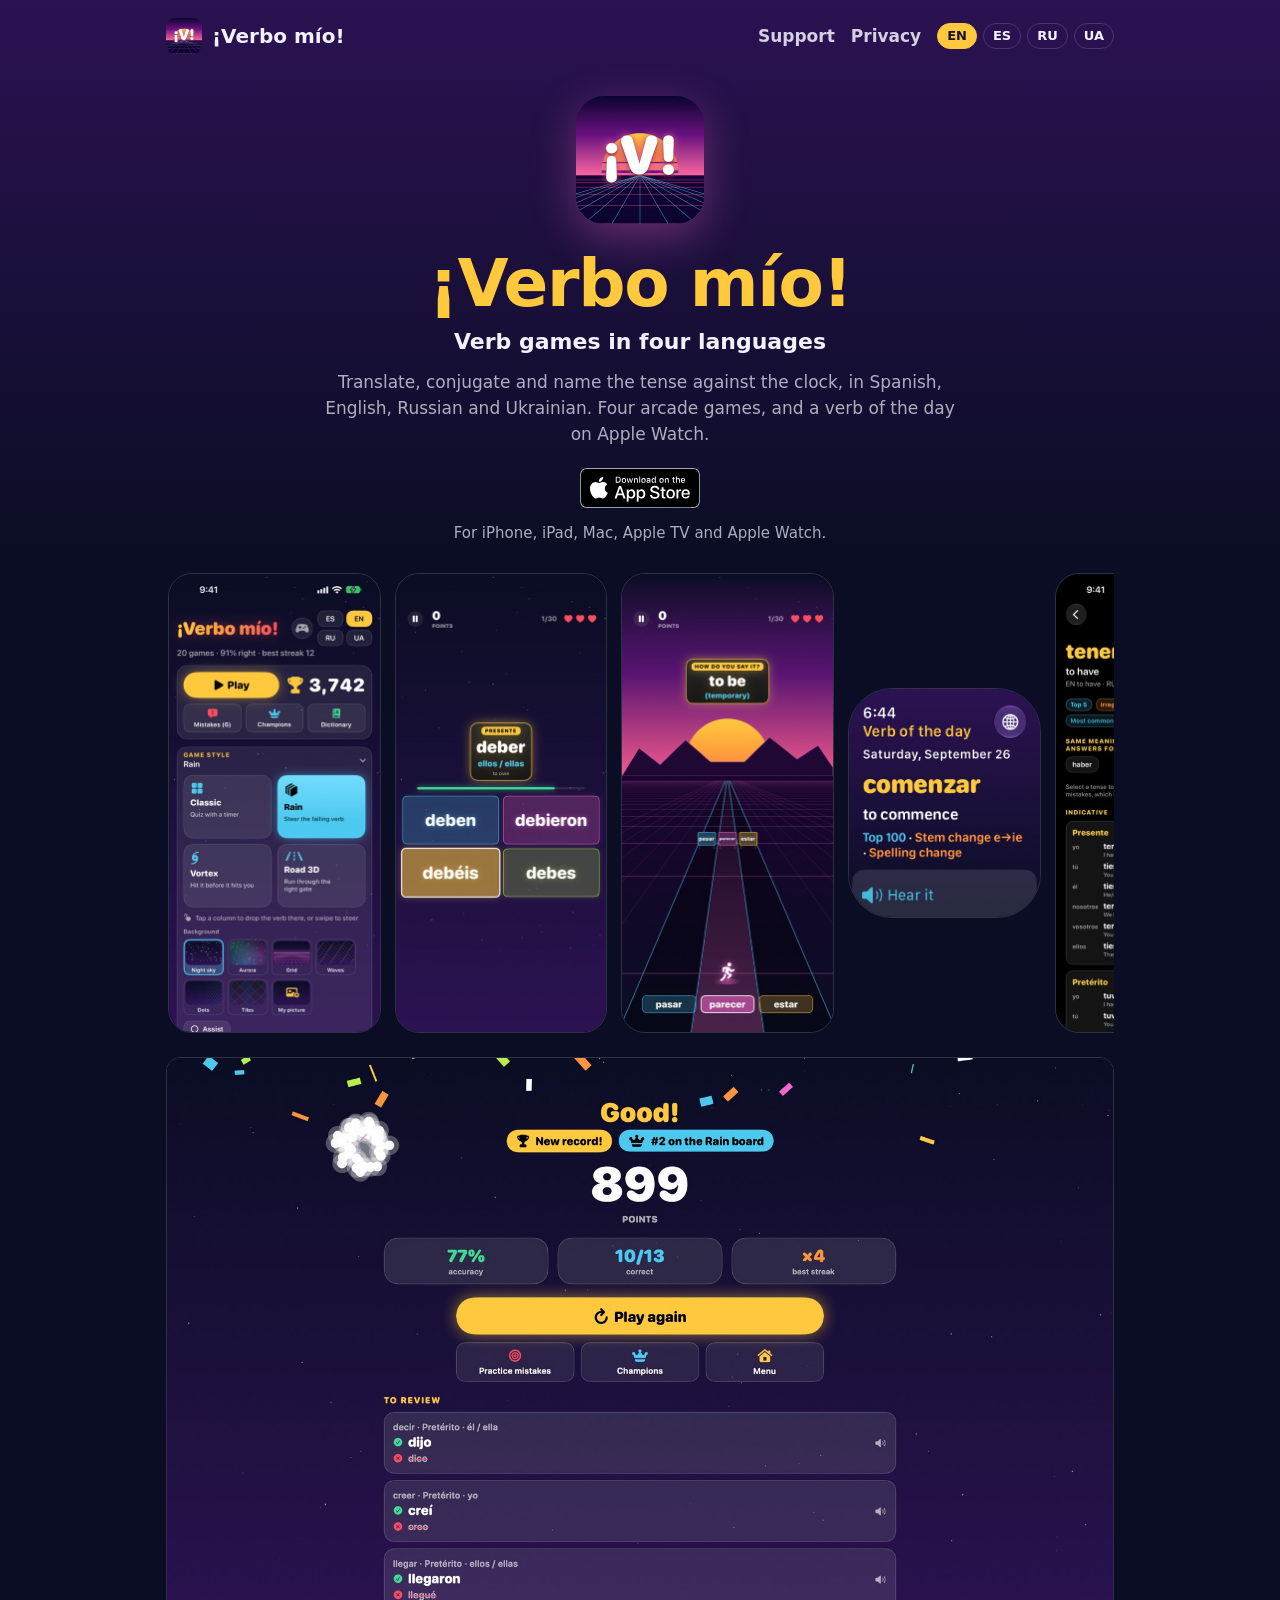
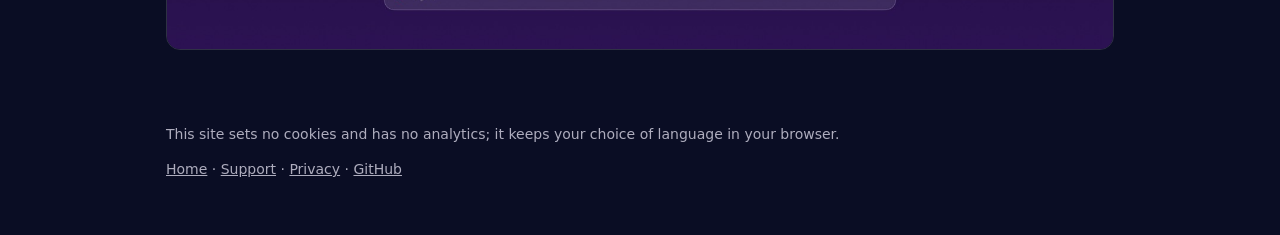
<file: index.html>
<!doctype html>
<html lang="en">
    <head>
        <meta charset="utf-8" />
        <meta name="viewport" content="width=device-width, initial-scale=1" />
        <title>¡Verbo mío! — Verb games in four languages</title>
        <meta
            name="description"
            content="Translate, conjugate and name the tense against the clock, in Spanish, English, Russian and Ukrainian. Four arcade games, and a verb of the day on Apple Watch."
        />
        <meta
            property="og:title"
            content="¡Verbo mío! — Verb games in four languages"
        />
        <meta
            property="og:description"
            content="Translate, conjugate and name the tense against the clock, in Spanish, English, Russian and Ukrainian. Four arcade games, and a verb of the day on Apple Watch."
        />
        <meta
            property="og:image"
            content="https://verbomio.app/assets/icon-256.png"
        />
        <meta name="theme-color" content="#2b1252" />
        <link rel="icon" href="assets/icon-64.png" />
        <link rel="apple-touch-icon" href="assets/icon-180.png" />
        <link rel="stylesheet" href="assets/site.css?v=25294abdeb" />
    </head>
    <body>
        <div class="wrap">
            <section
                class="lang"
                data-lang="en"
                lang="en"
                data-title="¡Verbo mío! — Verb games in four languages"
            >
                <header class="site">
                    <a class="brand" href="./"
                        ><img src="assets/icon-64.png" alt="" />¡Verbo mío!</a
                    >
                    <nav>
                        <a href="support/">Support</a
                        ><a href="privacy/">Privacy</a
                        ><span class="chips"
                            ><a href="?lang=en" data-lang="en" lang="en">EN</a
                            ><a href="?lang=es" data-lang="es" lang="es">ES</a
                            ><a href="?lang=ru" data-lang="ru" lang="ru">RU</a
                            ><a href="?lang=uk" data-lang="uk" lang="uk"
                                >UA</a
                            ></span
                        >
                    </nav>
                </header>
                <div class="hero">
                    <img class="icon" src="assets/icon-256.png" alt="" />
                    <h1>¡Verbo mío!</h1>
                    <p class="subtitle">Verb games in four languages</p>
                    <p class="promo">
                        Translate, conjugate and name the tense against the
                        clock, in Spanish, English, Russian and Ukrainian. Four
                        arcade games, and a verb of the day on Apple Watch.
                    </p>
                    <a
                        href="https://apps.apple.com/app/id6815445449"
                        class="store"
                        target="_blank"
                        rel="noopener noreferrer"
                        ><img
                            src="assets/badge-en.svg"
                            alt="Download on the App Store"
                            height="40"
                    /></a>
                    <p class="platforms">
                        For iPhone, iPad, Mac, Apple TV and Apple Watch.
                    </p>
                </div>
                <div class="shots" role="group" aria-label="Screenshots">
                    <img
                        src="assets/shots/en/01-home.jpg"
                        alt=""
                        loading="lazy"
                    /><img
                        src="assets/shots/en/02-classic.jpg"
                        alt=""
                        loading="lazy"
                    /><img
                        src="assets/shots/en/05-road.jpg"
                        alt=""
                        loading="lazy"
                    /><img
                        src="assets/shots/en/01-today.jpg"
                        alt=""
                        loading="lazy"
                        class="watch"
                    /><img
                        src="assets/shots/en/06-dictionary.jpg"
                        alt=""
                        loading="lazy"
                    />
                </div>
                <div class="wide">
                    <img
                        src="assets/shots/en/04-results.jpg"
                        alt=""
                        loading="lazy"
                    />
                </div>
                <footer class="site">
                    <p>
                        This site sets no cookies and has no analytics; it keeps
                        your choice of language in your browser.
                    </p>
                    <p>
                        <a href="./">Home</a> · <a href="support/">Support</a> ·
                        <a href="privacy/">Privacy</a> ·
                        <a href="https://github.com/kromych/verbomio">GitHub</a>
                    </p>
                </footer>
            </section>
            <section
                class="lang"
                data-lang="es"
                lang="es"
                data-title="¡Verbo mío! — Conjuga y traduce en 4 idiomas"
            >
                <header class="site">
                    <a class="brand" href="./"
                        ><img src="assets/icon-64.png" alt="" />¡Verbo mío!</a
                    >
                    <nav>
                        <a href="support/">Soporte</a
                        ><a href="privacy/">Privacidad</a
                        ><span class="chips"
                            ><a href="?lang=en" data-lang="en" lang="en">EN</a
                            ><a href="?lang=es" data-lang="es" lang="es">ES</a
                            ><a href="?lang=ru" data-lang="ru" lang="ru">RU</a
                            ><a href="?lang=uk" data-lang="uk" lang="uk"
                                >UA</a
                            ></span
                        >
                    </nav>
                </header>
                <div class="hero">
                    <img class="icon" src="assets/icon-256.png" alt="" />
                    <h1>¡Verbo mío!</h1>
                    <p class="subtitle">Conjuga y traduce en 4 idiomas</p>
                    <p class="promo">
                        Traduce, conjuga e identifica el tiempo contrarreloj en
                        español, inglés, ruso y ucraniano. Cuatro juegos arcade
                        y un verbo del día en el Apple Watch.
                    </p>
                    <a
                        href="https://apps.apple.com/app/id6815445449"
                        class="store"
                        target="_blank"
                        rel="noopener noreferrer"
                        ><img
                            src="assets/badge-es.svg"
                            alt="Consíguelo en el App Store"
                            height="40"
                    /></a>
                    <p class="platforms">
                        Para iPhone, iPad, Mac, Apple TV y Apple Watch.
                    </p>
                </div>
                <div
                    class="shots"
                    role="group"
                    aria-label="Capturas de pantalla"
                >
                    <img
                        src="assets/shots/es/01-home.jpg"
                        alt=""
                        loading="lazy"
                    /><img
                        src="assets/shots/es/02-classic.jpg"
                        alt=""
                        loading="lazy"
                    /><img
                        src="assets/shots/es/05-road.jpg"
                        alt=""
                        loading="lazy"
                    /><img
                        src="assets/shots/es/01-today.jpg"
                        alt=""
                        loading="lazy"
                        class="watch"
                    /><img
                        src="assets/shots/es/06-dictionary.jpg"
                        alt=""
                        loading="lazy"
                    />
                </div>
                <div class="wide">
                    <img
                        src="assets/shots/es/04-results.jpg"
                        alt=""
                        loading="lazy"
                    />
                </div>
                <footer class="site">
                    <p>
                        Este sitio no usa cookies ni analíticas; guarda en tu
                        navegador el idioma que elijas.
                    </p>
                    <p>
                        <a href="./">Inicio</a> ·
                        <a href="support/">Soporte</a> ·
                        <a href="privacy/">Privacidad</a> ·
                        <a href="https://github.com/kromych/verbomio">GitHub</a>
                    </p>
                </footer>
            </section>
            <section
                class="lang"
                data-lang="ru"
                lang="ru"
                data-title="¡Verbo mío! — Спряжение на четырёх языках"
            >
                <header class="site">
                    <a class="brand" href="./"
                        ><img src="assets/icon-64.png" alt="" />¡Verbo mío!</a
                    >
                    <nav>
                        <a href="support/">Поддержка</a
                        ><a href="privacy/">Конфиденциальность</a
                        ><span class="chips"
                            ><a href="?lang=en" data-lang="en" lang="en">EN</a
                            ><a href="?lang=es" data-lang="es" lang="es">ES</a
                            ><a href="?lang=ru" data-lang="ru" lang="ru">RU</a
                            ><a href="?lang=uk" data-lang="uk" lang="uk"
                                >UA</a
                            ></span
                        >
                    </nav>
                </header>
                <div class="hero">
                    <img class="icon" src="assets/icon-256.png" alt="" />
                    <h1>¡Verbo mío!</h1>
                    <p class="subtitle">Спряжение на четырёх языках</p>
                    <p class="promo">
                        Переводите, спрягайте и называйте время на скорость — на
                        испанском, английском, русском и украинском. Четыре
                        аркады и глагол дня на Apple Watch.
                    </p>
                    <a
                        href="https://apps.apple.com/app/id6815445449"
                        class="store"
                        target="_blank"
                        rel="noopener noreferrer"
                        ><img
                            src="assets/badge-ru.svg"
                            alt="Загрузите в App Store"
                            height="40"
                    /></a>
                    <p class="platforms">
                        Для iPhone, iPad, Mac, Apple TV и Apple Watch.
                    </p>
                </div>
                <div class="shots" role="group" aria-label="Снимки экрана">
                    <img
                        src="assets/shots/ru/01-home.jpg"
                        alt=""
                        loading="lazy"
                    /><img
                        src="assets/shots/ru/02-classic.jpg"
                        alt=""
                        loading="lazy"
                    /><img
                        src="assets/shots/ru/05-road.jpg"
                        alt=""
                        loading="lazy"
                    /><img
                        src="assets/shots/ru/01-today.jpg"
                        alt=""
                        loading="lazy"
                        class="watch"
                    /><img
                        src="assets/shots/ru/06-dictionary.jpg"
                        alt=""
                        loading="lazy"
                    />
                </div>
                <div class="wide">
                    <img
                        src="assets/shots/ru/04-results.jpg"
                        alt=""
                        loading="lazy"
                    />
                </div>
                <footer class="site">
                    <p>
                        Этот сайт не использует файлы cookie и аналитику;
                        выбранный язык хранится в вашем браузере.
                    </p>
                    <p>
                        <a href="./">Главная</a> ·
                        <a href="support/">Поддержка</a> ·
                        <a href="privacy/">Конфиденциальность</a> ·
                        <a href="https://github.com/kromych/verbomio">GitHub</a>
                    </p>
                </footer>
            </section>
            <section
                class="lang"
                data-lang="uk"
                lang="uk"
                data-title="¡Verbo mío! — Дієвідмінювання чотирма мовами"
            >
                <header class="site">
                    <a class="brand" href="./"
                        ><img src="assets/icon-64.png" alt="" />¡Verbo mío!</a
                    >
                    <nav>
                        <a href="support/">Підтримка</a
                        ><a href="privacy/">Конфіденційність</a
                        ><span class="chips"
                            ><a href="?lang=en" data-lang="en" lang="en">EN</a
                            ><a href="?lang=es" data-lang="es" lang="es">ES</a
                            ><a href="?lang=ru" data-lang="ru" lang="ru">RU</a
                            ><a href="?lang=uk" data-lang="uk" lang="uk"
                                >UA</a
                            ></span
                        >
                    </nav>
                </header>
                <div class="hero">
                    <img class="icon" src="assets/icon-256.png" alt="" />
                    <h1>¡Verbo mío!</h1>
                    <p class="subtitle">Дієвідмінювання чотирма мовами</p>
                    <p class="promo">
                        Перекладайте, дієвідмінюйте й називайте час на швидкість
                        — іспанською, англійською, російською та українською.
                        Чотири аркади й дієслово дня на Apple Watch.
                    </p>
                    <a
                        href="https://apps.apple.com/app/id6815445449"
                        class="store"
                        target="_blank"
                        rel="noopener noreferrer"
                        ><img
                            src="assets/badge-uk.svg"
                            alt="Завантажте з App Store"
                            height="40"
                    /></a>
                    <p class="platforms">
                        Для iPhone, iPad, Mac, Apple TV і Apple Watch.
                    </p>
                </div>
                <div class="shots" role="group" aria-label="Знімки екрана">
                    <img
                        src="assets/shots/uk/01-home.jpg"
                        alt=""
                        loading="lazy"
                    /><img
                        src="assets/shots/uk/02-classic.jpg"
                        alt=""
                        loading="lazy"
                    /><img
                        src="assets/shots/uk/05-road.jpg"
                        alt=""
                        loading="lazy"
                    /><img
                        src="assets/shots/uk/01-today.jpg"
                        alt=""
                        loading="lazy"
                        class="watch"
                    /><img
                        src="assets/shots/uk/06-dictionary.jpg"
                        alt=""
                        loading="lazy"
                    />
                </div>
                <div class="wide">
                    <img
                        src="assets/shots/uk/04-results.jpg"
                        alt=""
                        loading="lazy"
                    />
                </div>
                <footer class="site">
                    <p>
                        Цей сайт не використовує файли cookie та аналітику;
                        вибрана мова зберігається у вашому браузері.
                    </p>
                    <p>
                        <a href="./">Головна</a> ·
                        <a href="support/">Підтримка</a> ·
                        <a href="privacy/">Конфіденційність</a> ·
                        <a href="https://github.com/kromych/verbomio">GitHub</a>
                    </p>
                </footer>
            </section>
        </div>
        <script src="assets/site.js?v=1e48384ed5" defer></script>
    </body>
</html>
</file>
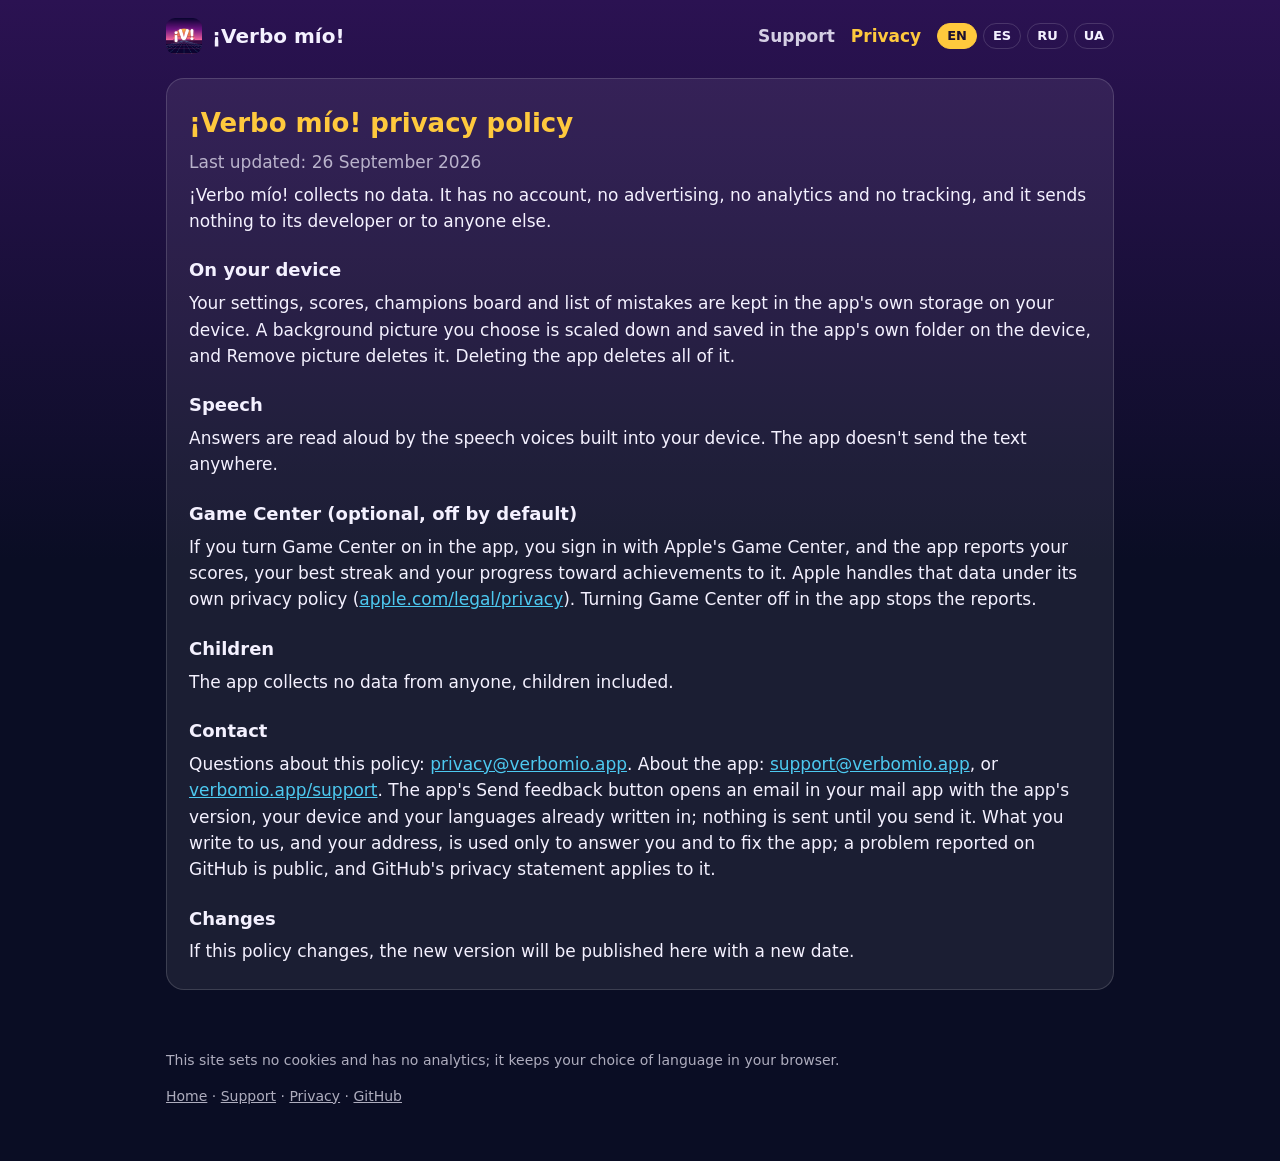
<file: privacy/index.html>
<!doctype html>
<html lang="en">
<head>
<meta charset="utf-8">
<meta name="viewport" content="width=device-width, initial-scale=1">
<title>¡Verbo mío! privacy policy</title>
<meta name="description" content="Translate, conjugate and name the tense against the clock, in Spanish, English, Russian and Ukrainian. Four arcade games, and a verb of the day on Apple Watch.">
<meta property="og:title" content="¡Verbo mío! privacy policy">
<meta property="og:description" content="Translate, conjugate and name the tense against the clock, in Spanish, English, Russian and Ukrainian. Four arcade games, and a verb of the day on Apple Watch.">
<meta property="og:image" content="https://verbomio.app/assets/icon-256.png">
<meta name="theme-color" content="#2b1252">
<link rel="icon" href="../assets/icon-64.png">
<link rel="apple-touch-icon" href="../assets/icon-180.png">
<link rel="stylesheet" href="../assets/site.css?v=25294abdeb">
</head>
<body>
<div class="wrap">
<section class="lang" data-lang="en" lang="en" data-title="¡Verbo mío! privacy policy">
<header class="site"><a class="brand" href="../"><img src="../assets/icon-64.png" alt="">¡Verbo mío!</a><nav><a href="../support/">Support</a><a href="../privacy/" aria-current="page">Privacy</a><span class="chips"><a href="?lang=en" data-lang="en" lang="en">EN</a><a href="?lang=es" data-lang="es" lang="es">ES</a><a href="?lang=ru" data-lang="ru" lang="ru">RU</a><a href="?lang=uk" data-lang="uk" lang="uk">UA</a></span></nav></header>
<article>
<h2>¡Verbo mío! privacy policy</h2>
<p class="updated">Last updated: 26 September 2026</p>
<p>¡Verbo mío! collects no data. It has no account, no advertising, no analytics and no tracking, and it sends nothing to its developer or to anyone else.</p>
<h3>On your device</h3>
<p>Your settings, scores, champions board and list of mistakes are kept in the app&#x27;s own storage on your device. A background picture you choose is scaled down and saved in the app&#x27;s own folder on the device, and Remove picture deletes it. Deleting the app deletes all of it.</p>
<h3>Speech</h3>
<p>Answers are read aloud by the speech voices built into your device. The app doesn&#x27;t send the text anywhere.</p>
<h3>Game Center (optional, off by default)</h3>
<p>If you turn Game Center on in the app, you sign in with Apple&#x27;s Game Center, and the app reports your scores, your best streak and your progress toward achievements to it. Apple handles that data under its own privacy policy (<a href="https://apple.com/legal/privacy">apple.com/legal/privacy</a>). Turning Game Center off in the app stops the reports.</p>
<h3>Children</h3>
<p>The app collects no data from anyone, children included.</p>
<h3>Contact</h3>
<p>Questions about this policy: <a class="email" data-u="ycavirp" data-d="ppa.oimobrev">privacy<span class="at"></span>verbomio.app</a>. About the app: <a class="email" data-u="troppus" data-d="ppa.oimobrev">support<span class="at"></span>verbomio.app</a>, or <a href="https://verbomio.app/support">verbomio.app/support</a>. The app&#x27;s Send feedback button opens an email in your mail app with the app&#x27;s version, your device and your languages already written in; nothing is sent until you send it. What you write to us, and your address, is used only to answer you and to fix the app; a problem reported on GitHub is public, and GitHub&#x27;s privacy statement applies to it.</p>
<h3>Changes</h3>
<p>If this policy changes, the new version will be published here with a new date.</p>
</article>
<footer class="site"><p>This site sets no cookies and has no analytics; it keeps your choice of language in your browser.</p><p><a href="../">Home</a> · <a href="../support/">Support</a> · <a href="../privacy/">Privacy</a> · <a href="https://github.com/kromych/verbomio">GitHub</a></p></footer>
</section>
<section class="lang" data-lang="es" lang="es" data-title="Política de privacidad de ¡Verbo mío!">
<header class="site"><a class="brand" href="../"><img src="../assets/icon-64.png" alt="">¡Verbo mío!</a><nav><a href="../support/">Soporte</a><a href="../privacy/" aria-current="page">Privacidad</a><span class="chips"><a href="?lang=en" data-lang="en" lang="en">EN</a><a href="?lang=es" data-lang="es" lang="es">ES</a><a href="?lang=ru" data-lang="ru" lang="ru">RU</a><a href="?lang=uk" data-lang="uk" lang="uk">UA</a></span></nav></header>
<article>
<h2>Política de privacidad de ¡Verbo mío!</h2>
<p class="updated">Última actualización: 26 de septiembre de 2026</p>
<p>¡Verbo mío! no recopila ningún dato. No tiene cuentas, publicidad, analíticas ni seguimiento, y no envía nada a su desarrollador ni a nadie más.</p>
<h3>En tu dispositivo</h3>
<p>Tus ajustes, tus puntuaciones, el tablero de campeones y tu lista de errores se guardan en el almacenamiento propio de la app en tu dispositivo. La imagen de fondo que elijas se reduce y se guarda en la carpeta propia de la app en el dispositivo, y Quitar imagen la borra. Al eliminar la app se borra todo.</p>
<h3>Voz</h3>
<p>Las respuestas las leen en voz alta las voces integradas en tu dispositivo. La app no envía el texto a ninguna parte.</p>
<h3>Game Center (opcional, desactivado de serie)</h3>
<p>Si activas Game Center en la app, inicias sesión en Game Center de Apple, y la app le envía tus puntuaciones, tu mejor racha y tu progreso hacia los logros. Apple trata esos datos según su propia política de privacidad (<a href="https://apple.com/legal/privacy">apple.com/legal/privacy</a>). Al desactivar Game Center en la app, deja de enviarlos.</p>
<h3>Menores</h3>
<p>La app no recopila datos de nadie, tampoco de menores.</p>
<h3>Contacto</h3>
<p>Preguntas sobre esta política: <a class="email" data-u="ycavirp" data-d="ppa.oimobrev">privacy<span class="at"></span>verbomio.app</a>. Sobre la app: <a class="email" data-u="troppus" data-d="ppa.oimobrev">support<span class="at"></span>verbomio.app</a> o <a href="https://verbomio.app/support">verbomio.app/support</a>. El botón Enviar comentarios de la app abre un correo en tu app de correo con la versión de la app, tu dispositivo y tus idiomas ya escritos; no se envía nada hasta que lo envíes tú. Lo que nos escribas, y tu dirección, solo se usa para responderte y corregir la app; un problema comunicado en GitHub es público y se rige por la declaración de privacidad de GitHub.</p>
<h3>Cambios</h3>
<p>Si esta política cambia, la nueva versión se publicará aquí con una fecha nueva.</p>
</article>
<footer class="site"><p>Este sitio no usa cookies ni analíticas; guarda en tu navegador el idioma que elijas.</p><p><a href="../">Inicio</a> · <a href="../support/">Soporte</a> · <a href="../privacy/">Privacidad</a> · <a href="https://github.com/kromych/verbomio">GitHub</a></p></footer>
</section>
<section class="lang" data-lang="ru" lang="ru" data-title="Политика конфиденциальности ¡Verbo mío!">
<header class="site"><a class="brand" href="../"><img src="../assets/icon-64.png" alt="">¡Verbo mío!</a><nav><a href="../support/">Поддержка</a><a href="../privacy/" aria-current="page">Конфиденциальность</a><span class="chips"><a href="?lang=en" data-lang="en" lang="en">EN</a><a href="?lang=es" data-lang="es" lang="es">ES</a><a href="?lang=ru" data-lang="ru" lang="ru">RU</a><a href="?lang=uk" data-lang="uk" lang="uk">UA</a></span></nav></header>
<article>
<h2>Политика конфиденциальности ¡Verbo mío!</h2>
<p class="updated">Обновлена 26 сентября 2026 года</p>
<p>¡Verbo mío! не собирает никаких данных. В приложении нет учётных записей, рекламы, аналитики и отслеживания, и оно ничего не отправляет ни разработчику, ни кому-либо ещё.</p>
<h3>На вашем устройстве</h3>
<p>Ваши настройки, очки, таблица чемпионов и список ошибок хранятся в собственном хранилище приложения на устройстве. Выбранная вами фоновая картинка уменьшается и сохраняется в собственной папке приложения на устройстве, а «Убрать картинку» её удаляет. При удалении приложения удаляется всё.</p>
<h3>Озвучивание</h3>
<p>Ответы читают вслух голоса, встроенные в ваше устройство. Приложение никуда не отправляет текст.</p>
<h3>Game Center (по желанию, по умолчанию выключен)</h3>
<p>Если вы включите Game Center в приложении, вы войдёте в Game Center от Apple, и приложение будет отправлять туда ваши очки, лучшую серию и продвижение к достижениям. Эти данные Apple обрабатывает по своей политике конфиденциальности (<a href="https://apple.com/legal/privacy">apple.com/legal/privacy</a>). Если выключить Game Center в приложении, оно перестаёт их отправлять.</p>
<h3>Дети</h3>
<p>Приложение не собирает данных ни о ком, в том числе о детях.</p>
<h3>Связь</h3>
<p>Вопросы об этой политике: <a class="email" data-u="ycavirp" data-d="ppa.oimobrev">privacy<span class="at"></span>verbomio.app</a>. О приложении: <a class="email" data-u="troppus" data-d="ppa.oimobrev">support<span class="at"></span>verbomio.app</a> или <a href="https://verbomio.app/support">verbomio.app/support</a>. Кнопка «Отправить отзыв» в приложении открывает письмо в вашей почтовой программе, где уже указаны версия приложения, ваше устройство и языки; ничего не отправляется, пока вы сами не отправите письмо. Написанное вами и ваш адрес используются только для ответа и исправления приложения; сообщение о проблеме на GitHub публично, и на него распространяется политика конфиденциальности GitHub.</p>
<h3>Изменения</h3>
<p>Если эта политика изменится, новая версия будет опубликована здесь с новой датой.</p>
</article>
<footer class="site"><p>Этот сайт не использует файлы cookie и аналитику; выбранный язык хранится в вашем браузере.</p><p><a href="../">Главная</a> · <a href="../support/">Поддержка</a> · <a href="../privacy/">Конфиденциальность</a> · <a href="https://github.com/kromych/verbomio">GitHub</a></p></footer>
</section>
<section class="lang" data-lang="uk" lang="uk" data-title="Політика конфіденційності ¡Verbo mío!">
<header class="site"><a class="brand" href="../"><img src="../assets/icon-64.png" alt="">¡Verbo mío!</a><nav><a href="../support/">Підтримка</a><a href="../privacy/" aria-current="page">Конфіденційність</a><span class="chips"><a href="?lang=en" data-lang="en" lang="en">EN</a><a href="?lang=es" data-lang="es" lang="es">ES</a><a href="?lang=ru" data-lang="ru" lang="ru">RU</a><a href="?lang=uk" data-lang="uk" lang="uk">UA</a></span></nav></header>
<article>
<h2>Політика конфіденційності ¡Verbo mío!</h2>
<p class="updated">Оновлено 26 вересня 2026 року</p>
<p>¡Verbo mío! не збирає жодних даних. У застосунку немає облікових записів, реклами, аналітики й відстеження, і він нічого не надсилає ні розробникові, ні будь-кому іншому.</p>
<h3>На вашому пристрої</h3>
<p>Ваші налаштування, очки, таблиця чемпіонів і список помилок зберігаються у власному сховищі застосунку на пристрої. Вибране вами фонове зображення зменшується й зберігається у власній теці застосунку на пристрої, а «Прибрати зображення» його видаляє. Якщо видалити застосунок, видаляється все.</p>
<h3>Озвучування</h3>
<p>Відповіді читають уголос голоси, вбудовані у ваш пристрій. Застосунок нікуди не надсилає текст.</p>
<h3>Game Center (за бажанням, типово вимкнений)</h3>
<p>Якщо ви ввімкнете Game Center у застосунку, ви ввійдете в Game Center від Apple, і застосунок надсилатиме туди ваші очки, найкращу серію та поступ до досягнень. Ці дані Apple обробляє за власною політикою конфіденційності (<a href="https://apple.com/legal/privacy">apple.com/legal/privacy</a>). Якщо вимкнути Game Center у застосунку, він перестає їх надсилати.</p>
<h3>Діти</h3>
<p>Застосунок не збирає даних ні про кого, зокрема й про дітей.</p>
<h3>Зв’язок</h3>
<p>Питання щодо цієї політики: <a class="email" data-u="ycavirp" data-d="ppa.oimobrev">privacy<span class="at"></span>verbomio.app</a>. Щодо застосунку: <a class="email" data-u="troppus" data-d="ppa.oimobrev">support<span class="at"></span>verbomio.app</a> або <a href="https://verbomio.app/support">verbomio.app/support</a>. Кнопка «Надіслати відгук» у застосунку відкриває лист у вашій поштовій програмі, де вже вказано версію застосунку, ваш пристрій і мови; нічого не надсилається, доки ви самі не надішлете лист. Написане вами та ваша адреса використовуються лише для відповіді та виправлення застосунку; повідомлення про проблему на GitHub є публічним, і на нього поширюється політика конфіденційності GitHub.</p>
<h3>Зміни</h3>
<p>Якщо ця політика зміниться, нову версію буде опубліковано тут із новою датою.</p>
</article>
<footer class="site"><p>Цей сайт не використовує файли cookie та аналітику; вибрана мова зберігається у вашому браузері.</p><p><a href="../">Головна</a> · <a href="../support/">Підтримка</a> · <a href="../privacy/">Конфіденційність</a> · <a href="https://github.com/kromych/verbomio">GitHub</a></p></footer>
</section>
</div>
<script src="../assets/site.js?v=1e48384ed5" defer></script>
</body>
</html>
</file>
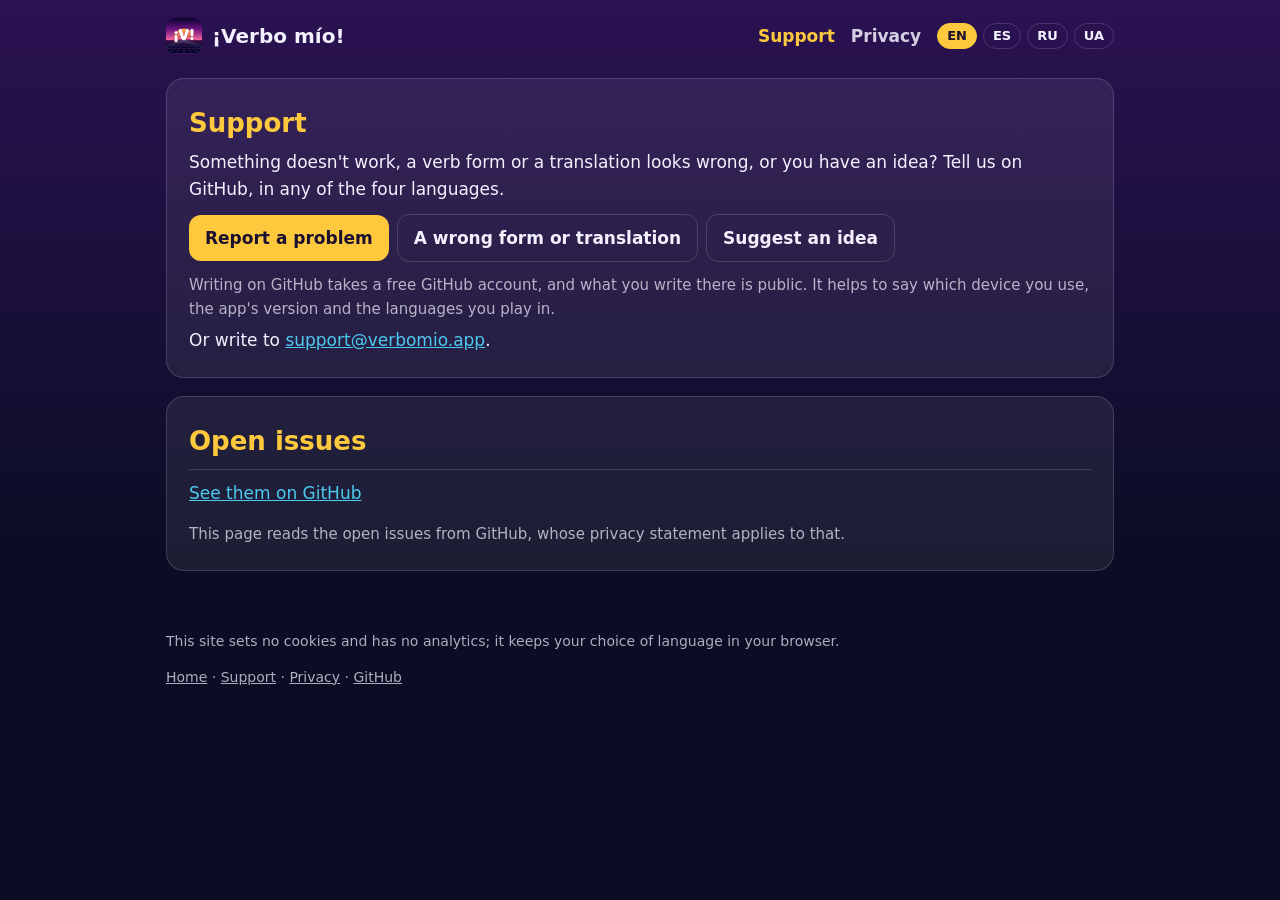
<file: support/index.html>
<!doctype html>
<html lang="en">
<head>
<meta charset="utf-8">
<meta name="viewport" content="width=device-width, initial-scale=1">
<title>Support — ¡Verbo mío!</title>
<meta name="description" content="Translate, conjugate and name the tense against the clock, in Spanish, English, Russian and Ukrainian. Four arcade games, and a verb of the day on Apple Watch.">
<meta property="og:title" content="Support — ¡Verbo mío!">
<meta property="og:description" content="Translate, conjugate and name the tense against the clock, in Spanish, English, Russian and Ukrainian. Four arcade games, and a verb of the day on Apple Watch.">
<meta property="og:image" content="https://verbomio.app/assets/icon-256.png">
<meta name="theme-color" content="#2b1252">
<link rel="icon" href="../assets/icon-64.png">
<link rel="apple-touch-icon" href="../assets/icon-180.png">
<link rel="stylesheet" href="../assets/site.css?v=25294abdeb">
</head>
<body>
<div class="wrap">
<section class="lang" data-lang="en" lang="en" data-title="Support — ¡Verbo mío!">
<header class="site"><a class="brand" href="../"><img src="../assets/icon-64.png" alt="">¡Verbo mío!</a><nav><a href="../support/" aria-current="page">Support</a><a href="../privacy/">Privacy</a><span class="chips"><a href="?lang=en" data-lang="en" lang="en">EN</a><a href="?lang=es" data-lang="es" lang="es">ES</a><a href="?lang=ru" data-lang="ru" lang="ru">RU</a><a href="?lang=uk" data-lang="uk" lang="uk">UA</a></span></nav></header>
<article><h2>Support</h2><p>Something doesn&#x27;t work, a verb form or a translation looks wrong, or you have an idea? Tell us on GitHub, in any of the four languages.</p><p><a class="button" href="https://github.com/kromych/verbomio/issues/new?template=1-problem.yml">Report a problem</a><a class="button secondary" href="https://github.com/kromych/verbomio/issues/new?template=2-verb.yml">A wrong form or translation</a><a class="button secondary" href="https://github.com/kromych/verbomio/issues/new?template=3-idea.yml">Suggest an idea</a></p><p class="note">Writing on GitHub takes a free GitHub account, and what you write there is public. It helps to say which device you use, the app&#x27;s version and the languages you play in.</p><p>Or write to <a class="email" data-u="troppus" data-d="ppa.oimobrev">support<span class="at"></span>verbomio.app</a>.</p></article>
<article><h2>Open issues</h2><ul class="issues" data-repo="kromych/verbomio" data-none="Nothing open right now." data-error="See them on GitHub"><li><a href="https://github.com/kromych/verbomio/issues">Loading…</a></li></ul><p class="note">This page reads the open issues from GitHub, whose privacy statement applies to that.</p></article>
<footer class="site"><p>This site sets no cookies and has no analytics; it keeps your choice of language in your browser.</p><p><a href="../">Home</a> · <a href="../support/">Support</a> · <a href="../privacy/">Privacy</a> · <a href="https://github.com/kromych/verbomio">GitHub</a></p></footer>
</section>
<section class="lang" data-lang="es" lang="es" data-title="Soporte — ¡Verbo mío!">
<header class="site"><a class="brand" href="../"><img src="../assets/icon-64.png" alt="">¡Verbo mío!</a><nav><a href="../support/" aria-current="page">Soporte</a><a href="../privacy/">Privacidad</a><span class="chips"><a href="?lang=en" data-lang="en" lang="en">EN</a><a href="?lang=es" data-lang="es" lang="es">ES</a><a href="?lang=ru" data-lang="ru" lang="ru">RU</a><a href="?lang=uk" data-lang="uk" lang="uk">UA</a></span></nav></header>
<article><h2>Soporte</h2><p>¿Algo no funciona, una forma verbal o una traducción parece incorrecta, o tienes una idea? Cuéntanoslo en GitHub, en cualquiera de los cuatro idiomas.</p><p><a class="button" href="https://github.com/kromych/verbomio/issues/new?template=1-problem.yml">Informar de un problema</a><a class="button secondary" href="https://github.com/kromych/verbomio/issues/new?template=2-verb.yml">Una forma o traducción incorrecta</a><a class="button secondary" href="https://github.com/kromych/verbomio/issues/new?template=3-idea.yml">Proponer una idea</a></p><p class="note">Para escribir en GitHub hace falta una cuenta gratuita de GitHub, y lo que escribas allí es público. Ayuda indicar qué dispositivo usas, la versión de la app y los idiomas con los que juegas.</p><p>O escríbenos a <a class="email" data-u="troppus" data-d="ppa.oimobrev">support<span class="at"></span>verbomio.app</a>.</p></article>
<article><h2>Temas abiertos</h2><ul class="issues" data-repo="kromych/verbomio" data-none="No hay nada abierto ahora mismo." data-error="Verlos en GitHub"><li><a href="https://github.com/kromych/verbomio/issues">Cargando…</a></li></ul><p class="note">Esta página lee los temas abiertos de GitHub, cuya declaración de privacidad se aplica a ello.</p></article>
<footer class="site"><p>Este sitio no usa cookies ni analíticas; guarda en tu navegador el idioma que elijas.</p><p><a href="../">Inicio</a> · <a href="../support/">Soporte</a> · <a href="../privacy/">Privacidad</a> · <a href="https://github.com/kromych/verbomio">GitHub</a></p></footer>
</section>
<section class="lang" data-lang="ru" lang="ru" data-title="Поддержка — ¡Verbo mío!">
<header class="site"><a class="brand" href="../"><img src="../assets/icon-64.png" alt="">¡Verbo mío!</a><nav><a href="../support/" aria-current="page">Поддержка</a><a href="../privacy/">Конфиденциальность</a><span class="chips"><a href="?lang=en" data-lang="en" lang="en">EN</a><a href="?lang=es" data-lang="es" lang="es">ES</a><a href="?lang=ru" data-lang="ru" lang="ru">RU</a><a href="?lang=uk" data-lang="uk" lang="uk">UA</a></span></nav></header>
<article><h2>Поддержка</h2><p>Что-то не работает, форма глагола или перевод кажутся неверными, или есть идея? Напишите нам на GitHub на любом из четырёх языков.</p><p><a class="button" href="https://github.com/kromych/verbomio/issues/new?template=1-problem.yml">Сообщить о проблеме</a><a class="button secondary" href="https://github.com/kromych/verbomio/issues/new?template=2-verb.yml">Неверная форма или перевод</a><a class="button secondary" href="https://github.com/kromych/verbomio/issues/new?template=3-idea.yml">Предложить идею</a></p><p class="note">Чтобы написать на GitHub, нужна бесплатная учётная запись GitHub; написанное там видно всем. Помогает, если указать устройство, версию приложения и языки, с которыми вы играете.</p><p>Или напишите на <a class="email" data-u="troppus" data-d="ppa.oimobrev">support<span class="at"></span>verbomio.app</a>.</p></article>
<article><h2>Открытые вопросы</h2><ul class="issues" data-repo="kromych/verbomio" data-none="Сейчас ничего не открыто." data-error="Посмотреть на GitHub"><li><a href="https://github.com/kromych/verbomio/issues">Загрузка…</a></li></ul><p class="note">Эта страница читает открытые вопросы с GitHub; к этому применяется политика конфиденциальности GitHub.</p></article>
<footer class="site"><p>Этот сайт не использует файлы cookie и аналитику; выбранный язык хранится в вашем браузере.</p><p><a href="../">Главная</a> · <a href="../support/">Поддержка</a> · <a href="../privacy/">Конфиденциальность</a> · <a href="https://github.com/kromych/verbomio">GitHub</a></p></footer>
</section>
<section class="lang" data-lang="uk" lang="uk" data-title="Підтримка — ¡Verbo mío!">
<header class="site"><a class="brand" href="../"><img src="../assets/icon-64.png" alt="">¡Verbo mío!</a><nav><a href="../support/" aria-current="page">Підтримка</a><a href="../privacy/">Конфіденційність</a><span class="chips"><a href="?lang=en" data-lang="en" lang="en">EN</a><a href="?lang=es" data-lang="es" lang="es">ES</a><a href="?lang=ru" data-lang="ru" lang="ru">RU</a><a href="?lang=uk" data-lang="uk" lang="uk">UA</a></span></nav></header>
<article><h2>Підтримка</h2><p>Щось не працює, форма дієслова чи переклад здаються неправильними, або є ідея? Напишіть нам на GitHub будь-якою з чотирьох мов.</p><p><a class="button" href="https://github.com/kromych/verbomio/issues/new?template=1-problem.yml">Повідомити про проблему</a><a class="button secondary" href="https://github.com/kromych/verbomio/issues/new?template=2-verb.yml">Неправильна форма чи переклад</a><a class="button secondary" href="https://github.com/kromych/verbomio/issues/new?template=3-idea.yml">Запропонувати ідею</a></p><p class="note">Щоб написати на GitHub, потрібен безкоштовний обліковий запис GitHub; написане там бачать усі. Допомагає, якщо вказати пристрій, версію застосунку й мови, якими ви граєте.</p><p>Або напишіть на <a class="email" data-u="troppus" data-d="ppa.oimobrev">support<span class="at"></span>verbomio.app</a>.</p></article>
<article><h2>Відкриті питання</h2><ul class="issues" data-repo="kromych/verbomio" data-none="Зараз нічого не відкрито." data-error="Переглянути на GitHub"><li><a href="https://github.com/kromych/verbomio/issues">Завантаження…</a></li></ul><p class="note">Ця сторінка читає відкриті питання з GitHub; до цього застосовується політика конфіденційності GitHub.</p></article>
<footer class="site"><p>Цей сайт не використовує файли cookie та аналітику; вибрана мова зберігається у вашому браузері.</p><p><a href="../">Головна</a> · <a href="../support/">Підтримка</a> · <a href="../privacy/">Конфіденційність</a> · <a href="https://github.com/kromych/verbomio">GitHub</a></p></footer>
</section>
</div>
<script src="../assets/site.js?v=1e48384ed5" defer></script>
</body>
</html>
</file>
<file: assets/site.css>
/* verbomio.app: the app's night-to-dusk sky and its colors. The app is dark only, and so is the site. */
:root {
    --night: #0a0d24;
    --dusk: #2b1252;
    --sol: #ffc93d;
    --rosa: #f766cc;
    --azul: #4dc9f0;
    --text: #f4f1ff;
    --dim: rgba(244, 241, 255, 0.7);
    --card: rgba(255, 255, 255, 0.07);
    --stroke: rgba(255, 255, 255, 0.15);
    color-scheme: dark;
}

* {
    box-sizing: border-box;
}

html {
    background: var(--night);
}

body {
    margin: 0;
    min-height: 100vh;
    color: var(--text);
    background:
        linear-gradient(180deg, var(--dusk) 0, var(--night) 560px) no-repeat,
        var(--night);
    font:
        17px/1.55 ui-rounded,
        "SF Pro Rounded",
        -apple-system,
        system-ui,
        "Segoe UI",
        Roboto,
        sans-serif;
    -webkit-text-size-adjust: 100%;
}

a {
    color: var(--azul);
}

.wrap {
    max-width: 980px;
    margin: 0 auto;
    padding: 0 16px;
}

header.site {
    display: flex;
    align-items: center;
    gap: 12px 18px;
    flex-wrap: wrap;
    padding: 18px 0 6px;
}
header.site .brand {
    display: flex;
    align-items: center;
    gap: 10px;
    color: var(--text);
    text-decoration: none;
    font-weight: 800;
    font-size: 20px;
}
header.site .brand img {
    width: 36px;
    height: 36px;
    border-radius: 9px;
}
header.site nav {
    margin-left: auto;
    display: flex;
    gap: 8px 16px;
    align-items: center;
    flex-wrap: wrap;
}
header.site nav > a {
    color: var(--text);
    text-decoration: none;
    font-weight: 600;
    opacity: 0.85;
}
header.site nav > a[aria-current="page"] {
    opacity: 1;
    color: var(--sol);
}

.chips {
    display: flex;
    gap: 6px;
}
.chips a {
    padding: 2px 9px;
    border-radius: 999px;
    border: 1px solid var(--stroke);
    font-size: 13px;
    font-weight: 800;
    color: var(--text);
    text-decoration: none;
}
.chips a[aria-current="true"] {
    background: var(--sol);
    border-color: var(--sol);
    color: #1b1030;
}

.lang[hidden] {
    display: none;
}

/* An email address: its @ isn't in the page's source (see site.js). */
.email .at::before {
    content: "@";
}

.hero {
    text-align: center;
    padding: 36px 0 8px;
}
.hero .icon {
    width: 128px;
    height: 128px;
    border-radius: 28px;
    box-shadow: 0 12px 44px rgba(247, 102, 204, 0.35);
}
.hero h1 {
    font-size: clamp(40px, 9vw, 66px);
    line-height: 1.05;
    margin: 18px 0 6px;
    font-weight: 900;
    color: var(--sol);
    letter-spacing: -0.02em;
}
.hero .subtitle {
    font-size: 22px;
    font-weight: 700;
    margin: 0 0 10px;
}
.hero .promo {
    color: var(--dim);
    max-width: 640px;
    margin: 0 auto 20px;
}
.hero .platforms {
    color: var(--dim);
    font-size: 15px;
    margin: 14px 0 0;
}

.store {
    display: inline-block;
    padding: 11px 22px;
    border-radius: 12px;
    background: var(--text);
    color: #111;
    font-weight: 800;
    text-decoration: none;
}
.store.soon {
    background: transparent;
    color: var(--text);
    border: 1px solid var(--stroke);
}

.shots {
    display: flex;
    gap: 14px;
    overflow-x: auto;
    padding: 20px 2px 16px;
    scroll-snap-type: x mandatory;
    justify-content: safe center;
}
.shots img {
    flex: none;
    height: 460px;
    width: auto;
    border-radius: 24px;
    border: 1px solid var(--stroke);
    scroll-snap-align: center;
}
.shots img.watch {
    height: 230px;
    align-self: center;
    border-radius: 44px;
}
.wide {
    margin: 8px 0 24px;
}
.wide img {
    width: 100%;
    height: auto;
    border-radius: 14px;
    border: 1px solid var(--stroke);
}

article {
    background: var(--card);
    border: 1px solid var(--stroke);
    border-radius: 18px;
    padding: 8px 22px 18px;
    margin: 18px 0;
}
article h2 {
    color: var(--sol);
    font-size: 26px;
    margin: 16px 0 4px;
}
article h3 {
    font-size: 18px;
    margin: 22px 0 2px;
}
article p {
    margin: 6px 0;
}
.updated {
    color: var(--dim);
}

.button {
    display: inline-block;
    padding: 10px 16px;
    border-radius: 12px;
    background: var(--sol);
    color: #1b1030;
    font-weight: 800;
    text-decoration: none;
    margin: 6px 8px 6px 0;
}
.button.secondary {
    background: transparent;
    color: var(--text);
    border: 1px solid var(--stroke);
}
.note {
    color: var(--dim);
    font-size: 15px;
}

ul.issues {
    list-style: none;
    padding: 0;
    margin: 8px 0 0;
}
ul.issues li {
    padding: 10px 0;
    border-top: 1px solid var(--stroke);
}
ul.issues .label {
    display: inline-block;
    font-size: 12px;
    border-radius: 999px;
    padding: 0 8px;
    margin-left: 8px;
    border: 1px solid var(--stroke);
    color: var(--dim);
}

footer.site {
    color: var(--dim);
    font-size: 14px;
    padding: 28px 0 40px;
}
footer.site a {
    color: var(--dim);
}

@media (max-width: 600px) {
    body {
        font-size: 16px;
    }
    .shots {
        justify-content: flex-start;
    }
    .shots img {
        height: 380px;
    }
    .shots img.watch {
        height: 200px;
    }
}

.store {
    display: inline-block;
    padding: 0;
    background: transparent;
    border: none;
    border-radius: 0;
    line-height: 0;
}

.store.soon {
    background: transparent;
    color: var(--text);
    border: 1px solid var(--stroke);
    padding: 11px 22px;
    border-radius: 12px;
    line-height: 1.55;
}

a.store {
    display: inline-block;
    transition: transform 0.2s ease, opacity 0.2s ease;
    vertical-align: middle;
}

a.store:hover {
    opacity: 0.9;
    transform: scale(1.02);
}

a.store img {
    height: 40px;
    width: auto;
    max-width: 100%;
    display: block;
    aspect-ratio: attr(width) / attr(height); /* Ensures Chromium calculates intrinsic ratio correctly */
}
</file>
